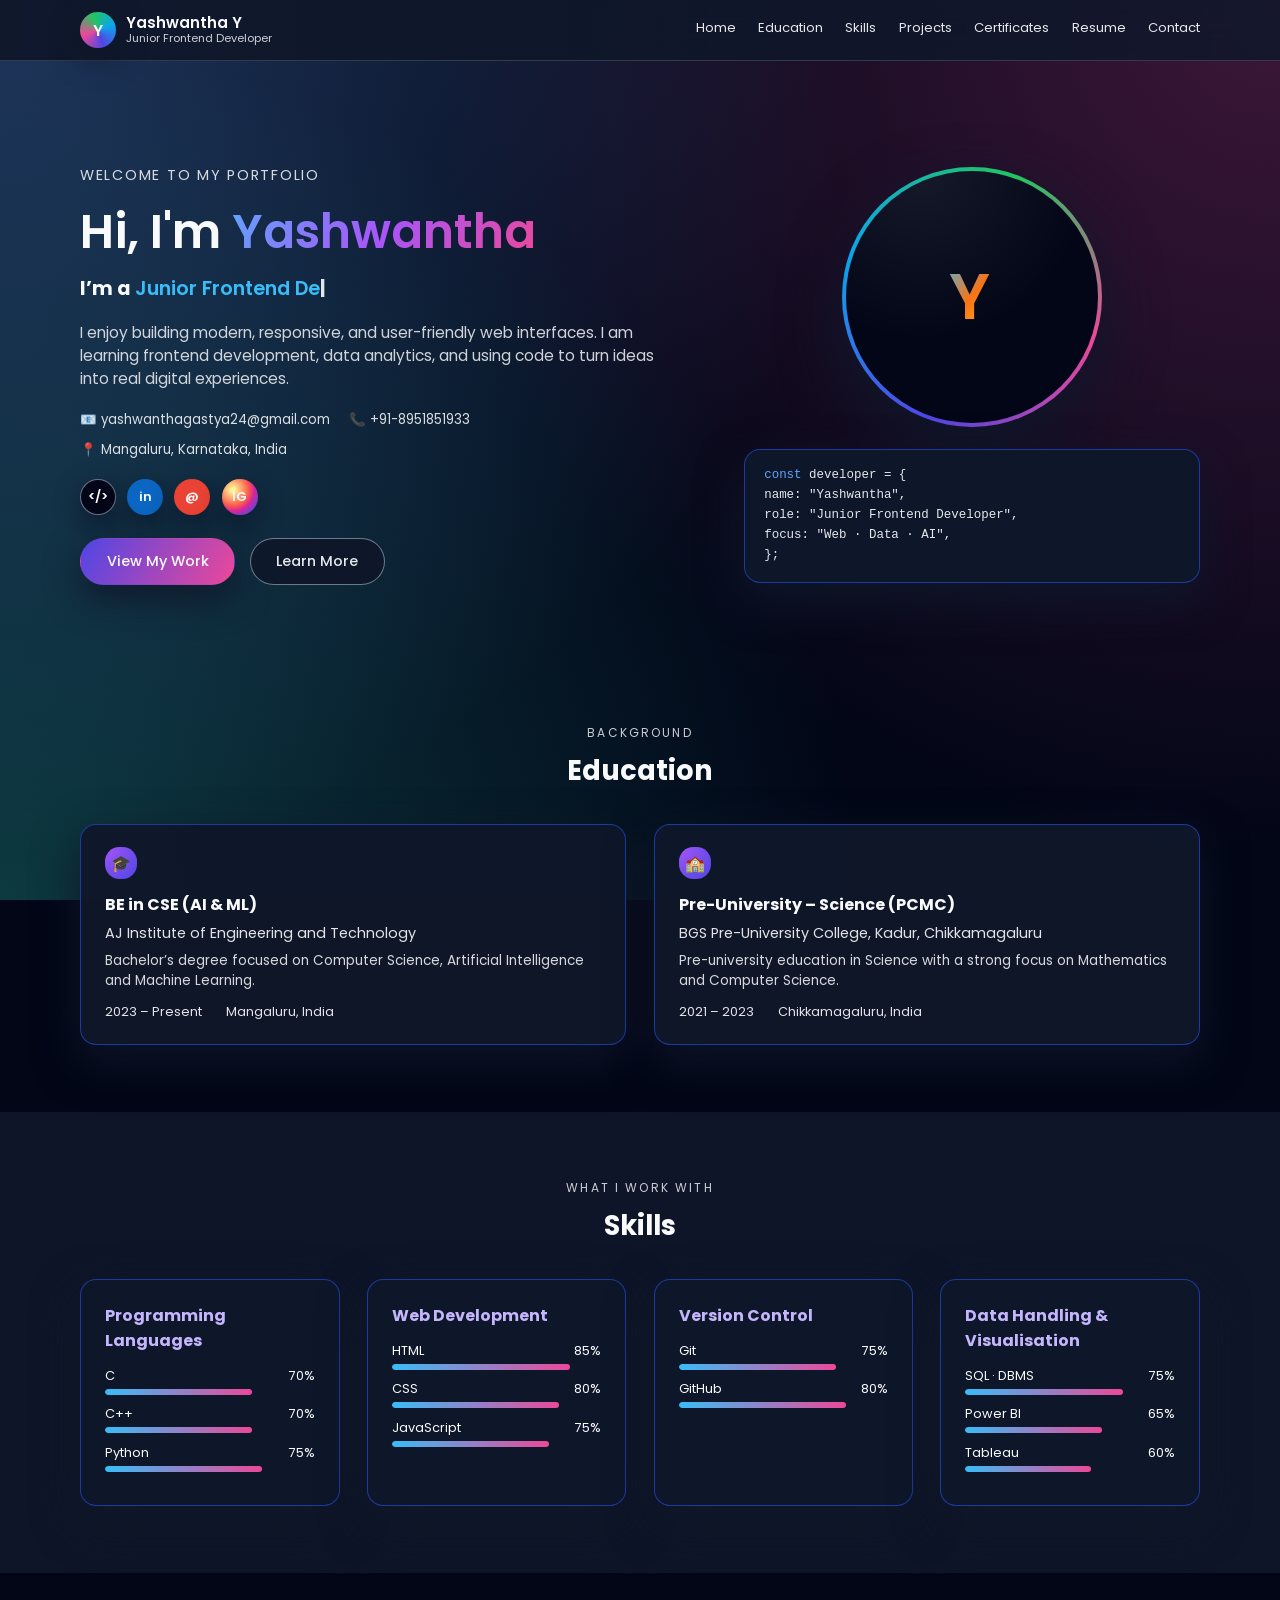
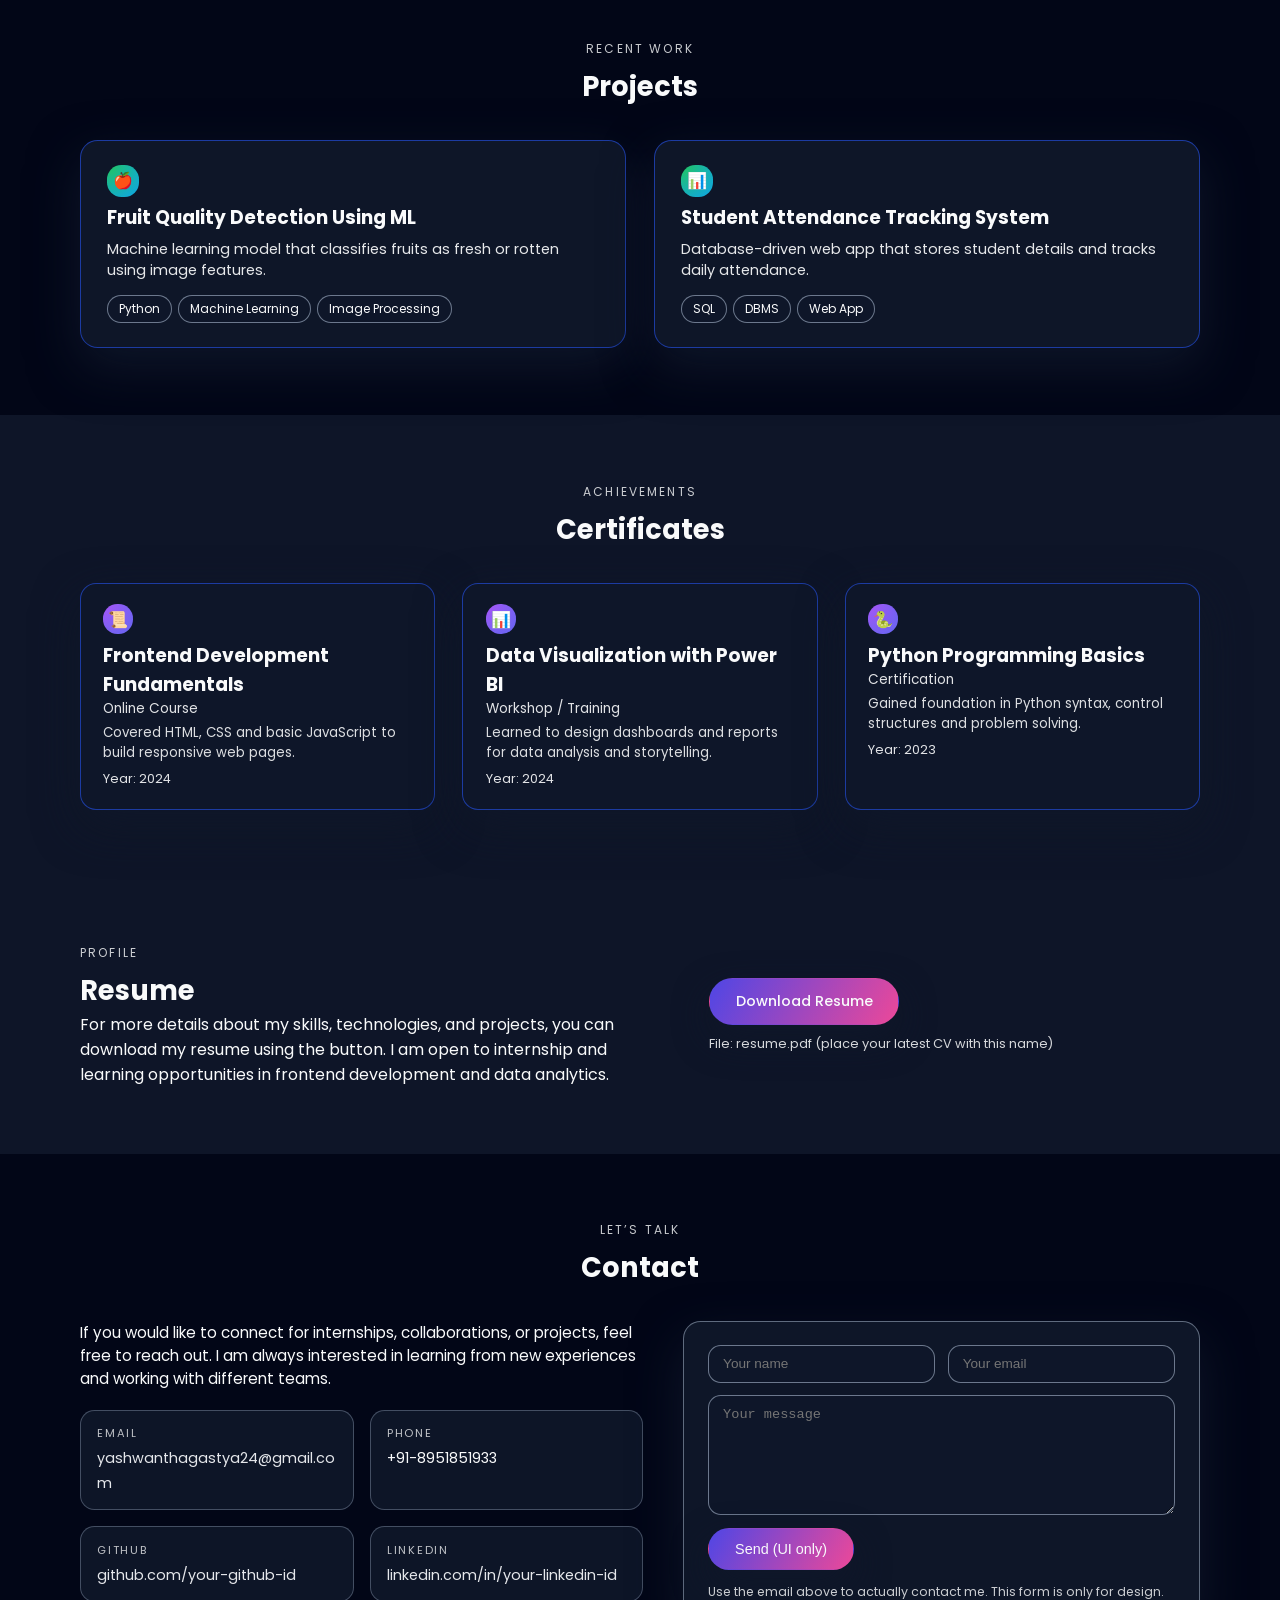
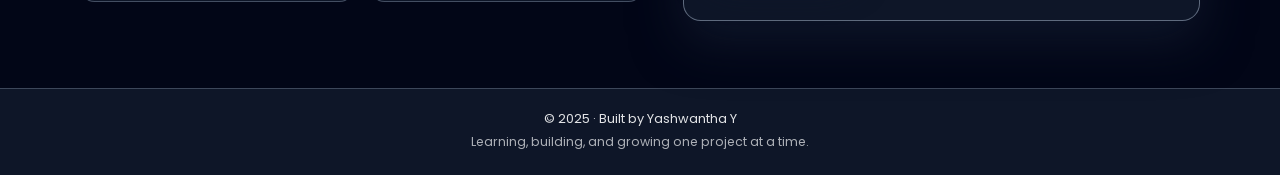
<file: Task1 - 1 Portfolio/index.html>
<!DOCTYPE html>
<html lang="en">
<head>
  <meta charset="UTF-8">
  <title>Yashwantha Y | Portfolio</title>
  <meta name="viewport" content="width=device-width, initial-scale=1.0">
  <link href="https://fonts.googleapis.com/css2?family=Poppins:wght@300;400;500;600;700&display=swap" rel="stylesheet">
  <link rel="stylesheet" href="style.css">
</head>
<body>

<div class="page-bg"></div>

<header class="site-header">
  <div class="container header-inner">
    <div class="brand">
      <div class="brand-mark">Y</div>
      <div class="brand-text">
        <span class="brand-name">Yashwantha Y</span>
        <span class="brand-role">Junior Frontend Developer</span>
      </div>
    </div>
    <nav class="nav-links">
      <a href="#home">Home</a>
      <a href="#education">Education</a>
      <a href="#skills">Skills</a>
      <a href="#projects">Projects</a>
      <a href="#certificates">Certificates</a>
      <a href="#resume">Resume</a>
      <a href="#contact">Contact</a>
    </nav>
  </div>
</header>

<main>
  <!-- HERO -->
  <section id="home" class="hero">
    <div class="container hero-grid">
      <div class="hero-text reveal-left">
        <p class="hero-hello">Welcome to my portfolio</p>
        <h1 class="hero-name">Hi, I'm <span class="gradient-name">Yashwantha</span></h1>
        <h2 class="hero-role">
          I’m a <span id="typing-text"></span><span class="cursor">|</span>
        </h2>
        <p class="hero-subtitle">
          I enjoy building modern, responsive, and user-friendly web interfaces. I am learning
          frontend development, data analytics, and using code to turn ideas into real digital experiences.
        </p>
        <div class="hero-contacts">
          <span>📧 yashwanthagastya24@gmail.com</span>
          <span>📞 +91-8951851933</span>
          <span>📍 Mangaluru, Karnataka, India</span>
        </div>
        <div class="hero-socials">
          <a href="" target="_blank" class="social-icon github">
            <span>&lt;/&gt;</span>
          </a>
          <a href="" target="_blank" class="social-icon linkedin">
            <span>in</span>
          </a>
          <a href="mailto:your-email@example.com" class="social-icon mail">
            <span>@</span>
          </a>
          <a href="https://www.instagram.com/your-instagram-id" target="_blank" class="social-icon insta">
            <span>IG</span>
          </a>
        </div>
        <div class="hero-actions">
          <a href="#projects" class="btn primary">View My Work</a>
          <a href="#education" class="btn ghost">Learn More</a>
        </div>
      </div>
      <div class="hero-profile reveal-right">
        <div class="profile-ring">
          <div class="profile-inner">
            <span class="profile-initial">Y</span>
          </div>
        </div>
        <div class="code-card">
          <p><span class="code-keyword">const</span> developer = {</p>
          <p>  name: "Yashwantha",</p>
          <p>  role: "Junior Frontend Developer",</p>
          <p>  focus: "Web · Data · AI",</p>
          <p>};</p>
        </div>
      </div>
    </div>
  </section>

  <!-- EDUCATION -->
  <section id="education" class="section">
    <div class="container section-inner">
      <div class="section-heading center reveal-up">
        <span class="section-kicker">Background</span>
        <h2>Education</h2>
      </div>
      <div class="edu-grid">
        <article class="edu-card reveal-up">
          <div class="edu-icon">🎓</div>
          <h3>BE in CSE (AI & ML)</h3>
          <p class="edu-school">AJ Institute of Engineering and Technology</p>
          <p class="edu-detail">Bachelor’s degree focused on Computer Science, Artificial Intelligence and Machine Learning.</p>
          <div class="edu-meta">
            <span>2023 – Present</span>
            <span>Mangaluru, India</span>
          </div>
        </article>

        <article class="edu-card reveal-up">
          <div class="edu-icon">🏫</div>
          <h3>Pre-University – Science (PCMC)</h3>
          <p class="edu-school">BGS Pre-University College, Kadur, Chikkamagaluru</p>
          <p class="edu-detail">Pre-university education in Science with a strong focus on Mathematics and Computer Science.</p>
          <div class="edu-meta">
            <span>2021 – 2023</span>
            <span>Chikkamagaluru, India</span>
          </div>
        </article>
      </div>
    </div>
  </section>

  <!-- SKILLS -->
  <section id="skills" class="section section-alt">
    <div class="container section-inner">
      <div class="section-heading center reveal-up">
        <span class="section-kicker">What I work with</span>
        <h2>Skills</h2>
      </div>

      <div class="skills-grid">
        <article class="skill-card reveal-up">
          <h3>Programming Languages</h3>
          <div class="skill-row">
            <span>C</span><span>70%</span>
          </div>
          <div class="skill-bar"><div class="skill-fill" data-width="70"></div></div>

          <div class="skill-row">
            <span>C++</span><span>70%</span>
          </div>
          <div class="skill-bar"><div class="skill-fill" data-width="70"></div></div>

          <div class="skill-row">
            <span>Python</span><span>75%</span>
          </div>
          <div class="skill-bar"><div class="skill-fill" data-width="75"></div></div>
        </article>

        <article class="skill-card reveal-up">
          <h3>Web Development</h3>
          <div class="skill-row">
            <span>HTML</span><span>85%</span>
          </div>
          <div class="skill-bar"><div class="skill-fill" data-width="85"></div></div>

          <div class="skill-row">
            <span>CSS</span><span>80%</span>
          </div>
          <div class="skill-bar"><div class="skill-fill" data-width="80"></div></div>

          <div class="skill-row">
            <span>JavaScript</span><span>75%</span>
          </div>
          <div class="skill-bar"><div class="skill-fill" data-width="75"></div></div>
        </article>

        <article class="skill-card reveal-up">
          <h3>Version Control</h3>
          <div class="skill-row">
            <span>Git</span><span>75%</span>
          </div>
          <div class="skill-bar"><div class="skill-fill" data-width="75"></div></div>

          <div class="skill-row">
            <span>GitHub</span><span>80%</span>
          </div>
          <div class="skill-bar"><div class="skill-fill" data-width="80"></div></div>
        </article>

        <article class="skill-card reveal-up">
          <h3>Data Handling & Visualisation</h3>
          <div class="skill-row">
            <span>SQL · DBMS</span><span>75%</span>
          </div>
          <div class="skill-bar"><div class="skill-fill" data-width="75"></div></div>

          <div class="skill-row">
            <span>Power BI</span><span>65%</span>
          </div>
          <div class="skill-bar"><div class="skill-fill" data-width="65"></div></div>

          <div class="skill-row">
            <span>Tableau</span><span>60%</span>
          </div>
          <div class="skill-bar"><div class="skill-fill" data-width="60"></div></div>
        </article>
      </div>
    </div>
  </section>

  <!-- PROJECTS -->
  <section id="projects" class="section">
    <div class="container section-inner">
      <div class="section-heading center reveal-up">
        <span class="section-kicker">Recent work</span>
        <h2>Projects</h2>
      </div>

      <div class="projects-grid">
        <article class="project-card reveal-up">
          <div class="project-icon">🍎</div>
          <h3>Fruit Quality Detection Using ML</h3>

          <p class="project-text">
            Machine learning model that classifies fruits as fresh or rotten using image features.
          </p>

          <div class="project-extra">
            <p class="project-text">
              The system pre-processes fruit images, extracts important features and uses a trained
              model to predict quality. It can help automate quality checking in shops and warehouses.
            </p>
            <ul class="project-points">
              <li>Image pre-processing and feature extraction</li>
              <li>Classification model trained on labelled fruit dataset</li>
              <li>Simple interface to upload and check fruit quality</li>
            </ul>
          </div>

          <div class="project-tags">
            <span>Python</span>
            <span>Machine Learning</span>
            <span>Image Processing</span>
          </div>
        </article>

        <article class="project-card reveal-up">
          <div class="project-icon">📊</div>
          <h3>Student Attendance Tracking System</h3>

          <p class="project-text">
            Database-driven web app that stores student details and tracks daily attendance.
          </p>

          <div class="project-extra">
            <p class="project-text">
              Designed using DBMS concepts and SQL queries to manage classes, subjects and attendance
              records with simple views for teachers.
            </p>
            <ul class="project-points">
              <li>Relational tables for students, classes and subjects</li>
              <li>Mark, update and view attendance for each day</li>
              <li>Basic reports for attendance percentage</li>
            </ul>
          </div>

          <div class="project-tags">
            <span>SQL</span>
            <span>DBMS</span>
            <span>Web App</span>
          </div>
        </article>
      </div>
    </div>
  </section>

  <!-- CERTIFICATES -->
  <section id="certificates" class="section section-alt">
    <div class="container section-inner">
      <div class="section-heading center reveal-up">
        <span class="section-kicker">Achievements</span>
        <h2>Certificates</h2>
      </div>

      <div class="cert-grid">
        <article class="cert-card reveal-up">
          <div class="cert-icon">📜</div>
          <h3>Frontend Development Fundamentals</h3>
          <p class="cert-org">Online Course</p>
          <p class="cert-desc">
            Covered HTML, CSS and basic JavaScript to build responsive web pages.
          </p>
          <div class="cert-meta">
            <span>Year: 2024</span>
          </div>
        </article>

        <article class="cert-card reveal-up">
          <div class="cert-icon">📊</div>
          <h3>Data Visualization with Power BI</h3>
          <p class="cert-org">Workshop / Training</p>
          <p class="cert-desc">
            Learned to design dashboards and reports for data analysis and storytelling.
          </p>
          <div class="cert-meta">
            <span>Year: 2024</span>
          </div>
        </article>

        <article class="cert-card reveal-up">
          <div class="cert-icon">🐍</div>
          <h3>Python Programming Basics</h3>
          <p class="cert-org">Certification</p>
          <p class="cert-desc">
            Gained foundation in Python syntax, control structures and problem solving.
          </p>
          <div class="cert-meta">
            <span>Year: 2023</span>
          </div>
        </article>
      </div>
    </div>
  </section>

  <!-- RESUME -->
  <section id="resume" class="section section-alt">
    <div class="container section-inner resume-box reveal-up">
      <div>
        <div class="section-heading">
          <span class="section-kicker">Profile</span>
          <h2>Resume</h2>
        </div>
        <p>
          For more details about my skills, technologies, and projects, you can download
          my resume using the button. I am open to internship and learning opportunities
          in frontend development and data analytics.
        </p>
      </div>
      <div class="resume-action">
        <a href="resume.pdf" class="btn primary">Download Resume</a>
        <span class="resume-note">File: resume.pdf (place your latest CV with this name)</span>
      </div>
    </div>
  </section>

  <!-- CONTACT -->
  <section id="contact" class="section">
    <div class="container section-inner">
      <div class="section-heading center reveal-up">
        <span class="section-kicker">Let’s talk</span>
        <h2>Contact</h2>
      </div>

      <div class="contact-grid">
        <div class="contact-info reveal-left">
          <p>
            If you would like to connect for internships, collaborations, or projects,
            feel free to reach out. I am always interested in learning from new experiences
            and working with different teams.
          </p>
          <div class="contact-list">
            <div class="contact-item">
              <span class="info-label">Email</span>
              <a href="mailto:your-email@example.com" class="info-value">yashwanthagastya24@gmail.com</a>
            </div>
            <div class="contact-item">
              <span class="info-label">Phone</span>
              <span class="info-value">+91-8951851933</span>
            </div>
            <div class="contact-item">
              <span class="info-label">GitHub</span>
              <a href="https://github.com/YashwanthaY" target="_blank" class="info-value">
                github.com/your-github-id
              </a>
            </div>
            <div class="contact-item">
              <span class="info-label">LinkedIn</span>
              <a href="https://www.linkedin.com/in/yashwanth-agastya-9844-/" target="_blank" class="info-value">
                linkedin.com/in/your-linkedin-id
              </a>
            </div>
          </div>
        </div>

        <form class="contact-form reveal-right">
          <div class="form-row">
            <input type="text" placeholder="Your name">
            <input type="email" placeholder="Your email">
          </div>
          <textarea rows="4" placeholder="Your message"></textarea>
          <button type="button" class="btn primary form-btn">Send (UI only)</button>
          <p class="form-note">Use the email above to actually contact me. This form is only for design.</p>
        </form>
      </div>
    </div>
  </section>
</main>

<footer class="site-footer">
  <div class="container footer-inner">
    <span>© 2025 · Built by Yashwantha Y</span>
    <span class="footer-tagline">Learning, building, and growing one project at a time.</span>
  </div>
</footer>

<!-- Certificates modal (opened when clicking "Certificates" in the nav) -->
<div id="cert-modal" class="cert-modal hidden" aria-hidden="true">
  <div class="cert-modal-backdrop" id="cert-modal-backdrop"></div>
  <div class="cert-modal-content" role="dialog" aria-modal="true" aria-labelledby="cert-modal-title">
    <button class="cert-modal-close" id="cert-modal-close" aria-label="Close certificates">×</button>
    <div class="section-heading center">
      <h2 id="cert-modal-title">Certificates</h2>
      <p class="cert-modal-sub">Click a certificate to view details</p>
    </div>
    <div class="cert-modal-grid" id="cert-modal-grid"></div>
  </div>
</div>

<script>
  const observer = new IntersectionObserver(
    (entries, ob) => {
      entries.forEach(entry => {
        if (entry.isIntersecting) {
          if (
            entry.target.classList.contains("reveal-up") ||
            entry.target.classList.contains("reveal-left") ||
            entry.target.classList.contains("reveal-right")
          ) {
            entry.target.classList.add("in-view");
          }
          if (entry.target.classList.contains("skill-fill")) {
            const w = entry.target.dataset.width || "0";
            entry.target.style.width = w + "%";
          }
          ob.unobserve(entry.target);
        }
      });
    },
    { threshold: 0.15 }
  );

  document
    .querySelectorAll(".reveal-up, .reveal-left, .reveal-right, .skill-fill")
    .forEach(el => observer.observe(el));

  const roles = [
    "Junior Frontend Developer",
    "Data Analytics Learner",
    "C++ Programmer",
    "GitHub Enthusiast"
  ];

  const typingSpan = document.getElementById("typing-text");
  const cursor = document.querySelector(".cursor");
  let roleIndex = 0;
  let charIndex = 0;
  let deleting = false;

  function typeEffect() {
    const current = roles[roleIndex];
    if (!deleting) {
      typingSpan.textContent = current.substring(0, charIndex + 1);
      charIndex++;
      if (charIndex === current.length) {
        deleting = true;
        setTimeout(typeEffect, 1200);
        return;
      }
    } else {
      typingSpan.textContent = current.substring(0, charIndex - 1);
      charIndex--;
      if (charIndex === 0) {
        deleting = false;
        roleIndex = (roleIndex + 1) % roles.length;
      }
    }
    const delay = deleting ? 60 : 110;
    setTimeout(typeEffect, delay);
  }

  if (typingSpan && cursor) {
    typeEffect();
  }

  // Certificates modal: open modal when nav link is clicked
  (function() {
    const navCert = document.querySelector('a[href="#certificates"]');
    const modal = document.getElementById('cert-modal');
    const modalGrid = document.getElementById('cert-modal-grid');
    const closeBtn = document.getElementById('cert-modal-close');
    const backdrop = document.getElementById('cert-modal-backdrop');

    function openModal(e) {
      if (e) e.preventDefault();
      const pageGrid = document.querySelector('.cert-grid');
      if (!pageGrid) return;
      // clone the certificate cards into the modal
      modalGrid.innerHTML = pageGrid.innerHTML;
      modal.classList.remove('hidden');
      modal.setAttribute('aria-hidden', 'false');
      // focus the close button for keyboard users
      closeBtn.focus();
    }

    function closeModal() {
      modal.classList.add('hidden');
      modal.setAttribute('aria-hidden', 'true');
      modalGrid.innerHTML = '';
    }

    if (navCert) navCert.addEventListener('click', openModal);
    if (closeBtn) closeBtn.addEventListener('click', closeModal);
    if (backdrop) backdrop.addEventListener('click', closeModal);

    // close on Escape
    document.addEventListener('keydown', (ev) => {
      if (ev.key === 'Escape' && modal && !modal.classList.contains('hidden')) closeModal();
    });

    // allow clicking a cert-card inside modal to expand detail (simple toggle)
    modalGrid.addEventListener('click', (ev) => {
      const card = ev.target.closest('.cert-card');
      if (!card) return;
      card.classList.toggle('cert-expanded');
    });
  })();
</script>

</body>
</html>
</file>
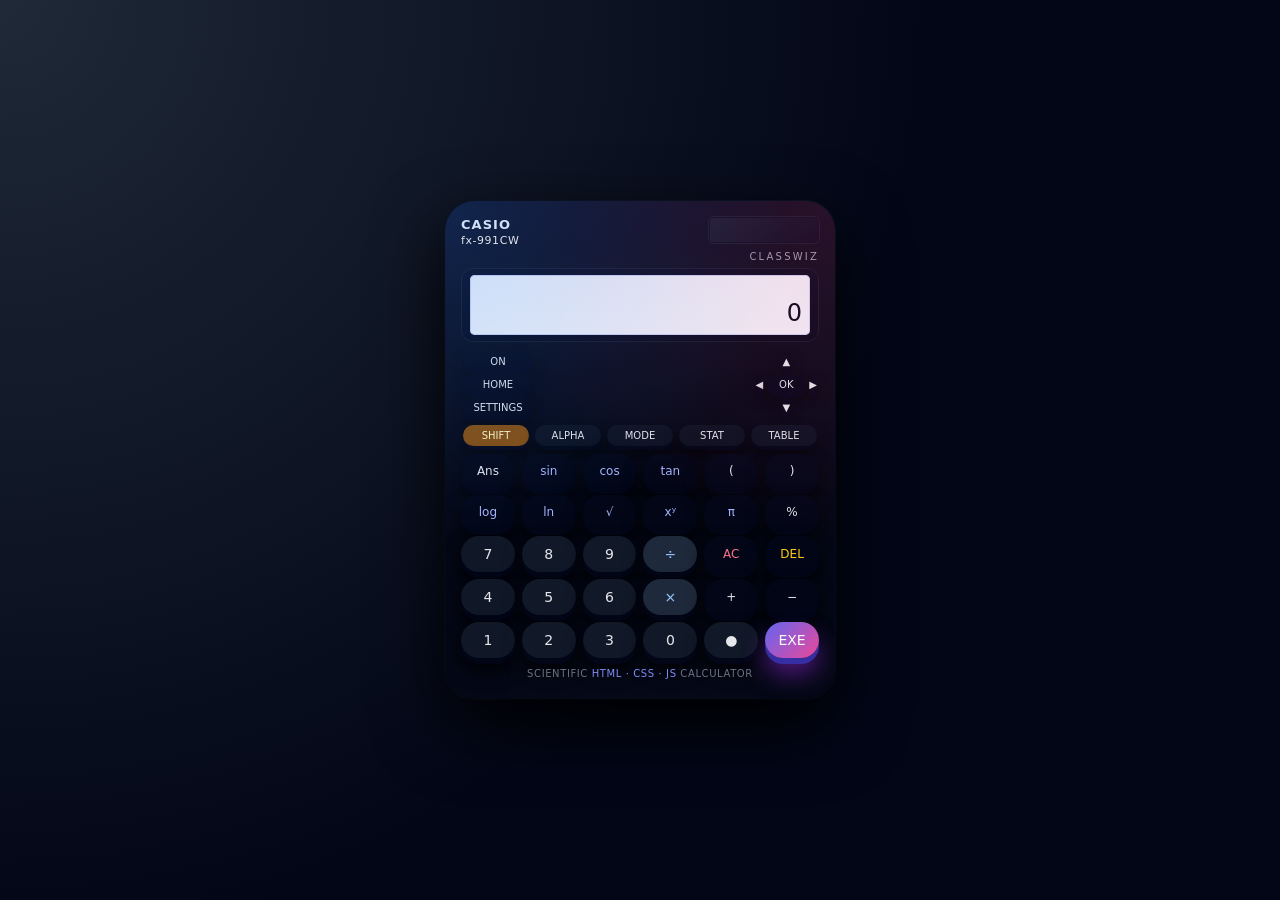
<file: Task1 - 3 Calculater/index.html>
<!DOCTYPE html>
<html lang="en">
<head>
  <meta charset="UTF-8">
  <title>fx-991CW | Classwiz Scientific Calculator</title>
  <meta name="viewport" content="width=device-width, initial-scale=1.0">
  <link rel="stylesheet" href="style.css">
  <script src="script.js" defer></script>
</head>
<body>

<div class="calc-shell">
  <!-- top brand + solar like the real device -->
  <header class="top-bar">
    <div class="brand-block">
      <div class="brand-line-1">CASIO</div>
      <div class="brand-line-2">fx-991CW</div>
    </div>
    <div class="solar-panel"></div>
  </header>

  <div class="classwiz-label">CLASSWIZ</div>

  <!-- display area -->
  <section class="display-wrapper">
    <div class="display-screen" aria-live="polite">
      <div class="display-history" id="history"></div>
      <div class="display-main" id="display">0</div>
    </div>
  </section>

  <!-- nav + system keys section (small top keys like ON, SHIFT, arrows, etc.) -->
  <section class="nav-section">
    <div class="nav-row">
      <button class="nav-key" data-action="ac">ON</button>
      <button class="nav-key">HOME</button>
      <button class="nav-key">SETTINGS</button>
    </div>
    <div class="nav-arrow-cluster">
      <button class="nav-key arrow-key">▲</button>
      <div class="nav-middle">
        <button class="nav-key arrow-key">◀</button>
        <button class="nav-key ok-key">OK</button>
        <button class="nav-key arrow-key">▶</button>
      </div>
      <button class="nav-key arrow-key">▼</button>
    </div>
  </section>

  <!-- shift / function row (non-scientific controls) -->
  <section class="mode-row">
    <button class="mode-key shift-key">SHIFT</button>
    <button class="mode-key">ALPHA</button>
    <button class="mode-key">MODE</button>
    <button class="mode-key">STAT</button>
    <button class="mode-key">TABLE</button>
  </section>

  <!-- main keypad laid out similar to fx-991CW bottom area -->
  <main class="key-grid" aria-label="Scientific calculator keypad">

    <!-- scientific & memory row -->
    <button class="key func" data-action="ans">Ans</button>
    <button class="key sci" data-token="sin(">sin</button>
    <button class="key sci" data-token="cos(">cos</button>
    <button class="key sci" data-token="tan(">tan</button>
    <button class="key func" data-token="(">(</button>
    <button class="key func" data-token=")">)</button>

    <!-- second scientific row -->
    <button class="key sci" data-token="log(">log</button>
    <button class="key sci" data-token="ln(">ln</button>
    <button class="key sci" data-token="sqrt(">√</button>
    <button class="key sci" data-token="^">xʸ</button>
    <button class="key sci" data-token="π">π</button>
    <button class="key func" data-token="%">%</button>

    <!-- number / operator block similar to Casio layout -->
    <button class="key num" data-token="7">7</button>
    <button class="key num" data-token="8">8</button>
    <button class="key num" data-token="9">9</button>
    <button class="key operator" data-token="÷">÷</button>
    <button class="key func ac" data-action="ac">AC</button>
    <button class="key func del" data-action="del">DEL</button>

    <button class="key num" data-token="4">4</button>
    <button class="key num" data-token="5">5</button>
    <button class="key num" data-token="6">6</button>
    <button class="key operator" data-token="×">×</button>
    <button class="key func" data-token="+">+</button>
    <button class="key func" data-token="-">−</button>

    <button class="key num" data-token="1">1</button>
    <button class="key num" data-token="2">2</button>
    <button class="key num" data-token="3">3</button>
    <button class="key num" data-token="0">0</button>
    <button class="key num" data-token=".">●</button>
    <button class="key equals" data-action="equals">EXE</button>
  </main>

  <p class="footer-strip">
    SCIENTIFIC <span>HTML · CSS · JS</span> CALCULATOR
  </p>

  <span id="live-region" class="hidden-accessible" aria-live="polite"></span>
</div>

</body>
</html>
</file>
<file: Task1 - 1 Portfolio/style.css>
/* ... keep everything you already have ... */
/* Below is the COMPLETE updated CSS so you can just replace the file */

* {
  margin: 0;
  padding: 0;
  box-sizing: border-box;
}

html {
  scroll-behavior: smooth;
}

body {
  font-family: "Poppins", system-ui, -apple-system, BlinkMacSystemFont, "Segoe UI", sans-serif;
  color: #f9fafb;
  background: #020617;
  min-height: 100vh;
  position: relative;
}

.page-bg {
  position: fixed;
  inset: 0;
  background:
    radial-gradient(circle at 0% 0%, rgba(96, 165, 250, 0.3), transparent 55%),
    radial-gradient(circle at 100% 0%, rgba(236, 72, 153, 0.25), transparent 55%),
    radial-gradient(circle at 0% 100%, rgba(45, 212, 191, 0.25), transparent 55%),
    linear-gradient(135deg, #020617, #020617);
  z-index: -2;
}

/* HEADER */

.site-header {
  position: sticky;
  top: 0;
  z-index: 30;
  backdrop-filter: blur(16px);
  background: linear-gradient(to right, rgba(15, 23, 42, 0.96), rgba(15, 23, 42, 0.85));
  border-bottom: 1px solid rgba(148, 163, 184, 0.25);
}

.container {
  width: min(1120px, 92%);
  margin: 0 auto;
}

.header-inner {
  display: flex;
  align-items: center;
  justify-content: space-between;
  padding: 0.75rem 0;
}

.brand {
  display: flex;
  align-items: center;
  gap: 0.6rem;
}

.brand-mark {
  width: 36px;
  height: 36px;
  border-radius: 999px;
  background: conic-gradient(from 160deg, #4f46e5, #ec4899, #22c55e, #0ea5e9, #4f46e5);
  display: flex;
  align-items: center;
  justify-content: center;
  font-weight: 600;
  color: #f9fafb;
  box-shadow: 0 10px 30px rgba(15, 23, 42, 0.9);
}

.brand-text {
  display: flex;
  flex-direction: column;
  line-height: 1.1;
}

.brand-name {
  font-size: 0.95rem;
  font-weight: 600;
}

.brand-role {
  font-size: 0.7rem;
  opacity: 0.8;
}

.nav-links {
  display: flex;
  gap: 1.4rem;
  font-size: 0.82rem;
}

.nav-links a {
  text-decoration: none;
  color: #e5e7eb;
  position: relative;
  padding-bottom: 0.2rem;
}

.nav-links a::after {
  content: "";
  position: absolute;
  left: 0;
  bottom: 0;
  width: 0%;
  height: 2px;
  border-radius: 999px;
  background: linear-gradient(90deg, #38bdf8, #ec4899);
  transition: width 0.2s ease;
}

.nav-links a:hover::after {
  width: 100%;
}

/* HERO */

.hero {
  padding: 6.5rem 0 4.5rem;
}

.hero-grid {
  display: grid;
  grid-template-columns: minmax(0, 3.2fr) minmax(0, 2.4fr);
  gap: 3.5rem;
  align-items: center;
}

.hero-hello {
  font-size: 0.9rem;
  letter-spacing: 0.12em;
  text-transform: uppercase;
  opacity: 0.85;
  margin-bottom: 0.6rem;
}

.hero-name {
  font-size: clamp(2.4rem, 3.7vw, 3.2rem);
  font-weight: 600;
  margin-bottom: 0.4rem;
}

.gradient-name {
  background: linear-gradient(120deg, #60a5fa, #a855f7, #ec4899);
  -webkit-background-clip: text;
  color: transparent;
}

.hero-role {
  font-size: 1.2rem;
  margin-bottom: 1.1rem;
}

.hero-role span#typing-text {
  font-weight: 600;
  color: #38bdf8;
}

.cursor {
  display: inline-block;
  width: 1ch;
  animation: blink 0.8s infinite;
  color: #e5e7eb;
}

.hero-subtitle {
  font-size: 0.97rem;
  max-width: 36rem;
  color: #e5e7eb;
  opacity: 0.9;
  margin-bottom: 1.3rem;
}

.hero-contacts {
  display: flex;
  flex-wrap: wrap;
  gap: 0.6rem 1.2rem;
  font-size: 0.83rem;
  opacity: 0.87;
  margin-bottom: 1.2rem;
}

.hero-socials {
  display: flex;
  align-items: center;
  gap: 0.7rem;
  margin-bottom: 1.4rem;
}

.social-icon {
  width: 36px;
  height: 36px;
  border-radius: 999px;
  display: inline-flex;
  align-items: center;
  justify-content: center;
  font-size: 0.8rem;
  font-weight: 600;
  text-decoration: none;
  color: #0b1120;
  background: #f9fafb;
  box-shadow: 0 10px 25px rgba(15, 23, 42, 0.8);
  transition: transform 0.18s ease, box-shadow 0.18s ease;
}

.social-icon.github {
  background: #020617;
  color: #f9fafb;
  border: 1px solid rgba(148, 163, 184, 0.7);
}

.social-icon.linkedin {
  background: #0a66c2;
  color: #f9fafb;
}

.social-icon.mail {
  background: #ea4335;
  color: #f9fafb;
}

.social-icon.insta {
  background: radial-gradient(circle at 30% 30%, #fdf497 0, #fdf497 5%, #fd5949 45%, #d6249f 60%, #285aeb 90%);
  color: #f9fafb;
}

.social-icon:hover {
  transform: translateY(-3px);
  box-shadow: 0 16px 40px rgba(15, 23, 42, 0.95);
}

.hero-actions {
  display: flex;
  flex-wrap: wrap;
  gap: 0.9rem;
}

.btn {
  display: inline-flex;
  align-items: center;
  justify-content: center;
  padding: 0.75rem 1.6rem;
  font-size: 0.9rem;
  font-weight: 500;
  border-radius: 999px;
  border: 1px solid transparent;
  text-decoration: none;
  cursor: pointer;
  transition: transform 0.18s ease, box-shadow 0.18s ease, background 0.18s ease, color 0.18s ease, border-color 0.18s ease;
}

.btn.primary {
  background: linear-gradient(120deg, #4f46e5, #ec4899);
  color: #f9fafb;
  box-shadow: 0 14px 35px rgba(15, 23, 42, 0.9);
}

.btn.primary:hover {
  transform: translateY(-1px) scale(1.01);
  box-shadow: 0 18px 50px rgba(15, 23, 42, 0.95);
}

.btn.ghost {
  background: rgba(15, 23, 42, 0.9);
  color: #e5e7eb;
  border-color: rgba(148, 163, 184, 0.7);
}

.btn.ghost:hover {
  background: rgba(15, 23, 42, 1);
  border-color: #38bdf8;
}

.hero-profile {
  display: flex;
  flex-direction: column;
  align-items: center;
  gap: 1.4rem;
}

.profile-ring {
  width: 260px;
  height: 260px;
  border-radius: 999px;
  padding: 4px;
  background: conic-gradient(from 200deg, #4f46e5, #0ea5e9, #22c55e, #ec4899, #4f46e5);
  display: flex;
  align-items: center;
  justify-content: center;
  box-shadow: 0 24px 60px rgba(15, 23, 42, 0.95);
  animation: spin 22s linear infinite;
}

.profile-inner {
  width: 100%;
  height: 100%;
  border-radius: inherit;
  background: radial-gradient(circle at 30% 0%, rgba(248, 250, 252, 0.08), transparent 55%), #020617;
  display: flex;
  align-items: center;
  justify-content: center;
  animation: float 4s ease-in-out infinite;
}

.profile-initial {
  font-size: 4rem;
  font-weight: 600;
  letter-spacing: 0.08em;
  background: linear-gradient(130deg, #38bdf8, #f97316, #facc15);
  -webkit-background-clip: text;
  color: transparent;
}

.code-card {
  width: 100%;
  border-radius: 1rem;
  padding: 1rem 1.2rem;
  background: rgba(15, 23, 42, 0.98);
  border: 1px solid rgba(30, 64, 175, 0.9);
  font-family: "JetBrains Mono", ui-monospace, SFMono-Regular, Menlo, Monaco, Consolas, "Liberation Mono", "Courier New", monospace;
  font-size: 0.78rem;
  color: #e5e7eb;
  box-shadow: 0 18px 45px rgba(15, 23, 42, 0.95);
}

.code-card p {
  line-height: 1.6;
}

.code-keyword {
  color: #60a5fa;
}

/* SECTIONS */

.section {
  padding: 4.2rem 0;
}

.section-alt {
  background: rgba(15, 23, 42, 0.95);
}

.section-inner {
  display: flex;
  flex-direction: column;
  gap: 2rem;
}

.section-heading {
  display: flex;
  flex-direction: column;
  gap: 0.5rem;
}

.section-heading.center {
  align-items: center;
  text-align: center;
}

.section-kicker {
  font-size: 0.75rem;
  text-transform: uppercase;
  letter-spacing: 0.18em;
  opacity: 0.8;
}

.section-heading h2 {
  font-size: 1.7rem;
}

/* EDUCATION */

.edu-grid {
  display: grid;
  grid-template-columns: repeat(auto-fit, minmax(260px, 1fr));
  gap: 1.8rem;
}

.edu-card {
  background: rgba(15, 23, 42, 0.96);
  border-radius: 1rem;
  padding: 1.4rem 1.5rem;
  border: 1px solid rgba(30, 64, 175, 0.9);
  box-shadow: 0 16px 45px rgba(15, 23, 42, 0.9);
  display: flex;
  flex-direction: column;
  gap: 0.4rem;
  transition: transform 0.18s ease, box-shadow 0.18s ease;
}

.edu-card:hover {
  transform: translateY(-6px);
  box-shadow: 0 20px 55px rgba(15, 23, 42, 1);
}

.edu-icon {
  width: 32px;
  height: 32px;
  border-radius: 0.9rem;
  background: radial-gradient(circle at 0 0, #a855f7, #4f46e5);
  display: flex;
  align-items: center;
  justify-content: center;
  margin-bottom: 0.4rem;
}

.edu-card h3 {
  font-size: 1rem;
}

.edu-school {
  font-size: 0.9rem;
  opacity: 0.9;
}

.edu-detail {
  font-size: 0.85rem;
  opacity: 0.85;
}

.edu-meta {
  display: flex;
  flex-wrap: wrap;
  gap: 0.6rem 1.5rem;
  font-size: 0.8rem;
  opacity: 0.9;
  margin-top: 0.4rem;
}

/* SKILLS */

.skills-grid {
  display: grid;
  grid-template-columns: repeat(auto-fit, minmax(230px, 1fr));
  gap: 1.7rem;
}

.skill-card {
  background: rgba(15, 23, 42, 0.96);
  border-radius: 1rem;
  padding: 1.4rem 1.5rem;
  border: 1px solid rgba(30, 64, 175, 0.9);
  box-shadow: 0 16px 45px rgba(15, 23, 42, 0.9);
}

.skill-card h3 {
  font-size: 1rem;
  margin-bottom: 0.9rem;
  color: #c4b5fd;
}

.skill-row {
  display: flex;
  align-items: center;
  justify-content: space-between;
  font-size: 0.8rem;
  margin-bottom: 0.25rem;
}

.skill-bar {
  width: 100%;
  height: 6px;
  border-radius: 999px;
  background: rgba(15, 23, 42, 0.9);
  overflow: hidden;
  margin-bottom: 0.65rem;
}

.skill-fill {
  height: 100%;
  border-radius: inherit;
  background: linear-gradient(90deg, #38bdf8, #ec4899);
  width: 0;
  transition: width 0.8s ease-out;
}

/* PROJECTS */

.projects-grid {
  display: grid;
  grid-template-columns: repeat(auto-fit, minmax(260px, 1fr));
  gap: 1.8rem;
}

.project-card {
  background: rgba(15, 23, 42, 0.97);
  border-radius: 1.1rem;
  padding: 1.5rem 1.6rem;
  border: 1px solid rgba(30, 64, 175, 0.9);
  box-shadow: 0 18px 50px rgba(15, 23, 42, 0.95);
  transition: transform 0.25s ease, box-shadow 0.25s ease, border-color 0.25s ease;
  position: relative;
  overflow: hidden;
}

.project-card:hover {
  transform: translateY(-8px) scale(1.01);
  box-shadow: 0 22px 60px rgba(15, 23, 42, 1);
  border-color: rgba(96, 165, 250, 0.9);
}

.project-icon {
  width: 32px;
  height: 32px;
  border-radius: 0.9rem;
  background: radial-gradient(circle at 0 0, #22c55e, #0ea5e9);
  display: flex;
  align-items: center;
  justify-content: center;
  margin-bottom: 0.4rem;
}

.project-text {
  font-size: 0.9rem;
  opacity: 0.92;
  margin: 0.4rem 0 0.5rem;
}

.project-extra {
  max-height: 0;
  opacity: 0;
  overflow: hidden;
  transition: max-height 0.4s ease, opacity 0.4s ease;
}

.project-card:hover .project-extra {
  max-height: 260px;
  opacity: 1;
}

.project-points {
  list-style: disc;
  padding-left: 1.1rem;
  font-size: 0.82rem;
  opacity: 0.9;
  display: flex;
  flex-direction: column;
  gap: 0.15rem;
  margin-bottom: 0.6rem;
}

.project-tags {
  display: flex;
  flex-wrap: wrap;
  gap: 0.35rem;
  margin-top: 0.4rem;
}

.project-tags span {
  font-size: 0.75rem;
  padding: 0.25rem 0.7rem;
  border-radius: 999px;
  background: rgba(15, 23, 42, 0.9);
  border: 1px solid rgba(148, 163, 184, 0.7);
}

/* CERTIFICATES */

.cert-grid {
  display: grid;
  grid-template-columns: repeat(auto-fit, minmax(230px, 1fr));
  gap: 1.7rem;
}

.cert-card {
  background: rgba(15, 23, 42, 0.96);
  border-radius: 1rem;
  padding: 1.3rem 1.4rem;
  border: 1px solid rgba(30, 64, 175, 0.9);
  box-shadow: 0 16px 45px rgba(15, 23, 42, 0.9);
  transition: transform 0.2s ease, box-shadow 0.2s ease;
}

.cert-card:hover {
  transform: translateY(-6px);
  box-shadow: 0 20px 55px rgba(15, 23, 42, 1);
}

.cert-icon {
  width: 30px;
  height: 30px;
  border-radius: 0.9rem;
  background: radial-gradient(circle at 0 0, #a855f7, #6366f1);
  display: flex;
  align-items: center;
  justify-content: center;
  margin-bottom: 0.4rem;
}

.cert-org {
  font-size: 0.85rem;
  opacity: 0.9;
}

.cert-desc {
  font-size: 0.83rem;
  opacity: 0.88;
  margin: 0.3rem 0 0.4rem;
}

.cert-meta {
  font-size: 0.8rem;
  opacity: 0.9;
}

/* RESUME */

.resume-box {
  display: grid;
  grid-template-columns: minmax(0, 2.4fr) minmax(0, 2fr);
  gap: 2.5rem;
  align-items: center;
}

.resume-action {
  display: flex;
  flex-direction: column;
  align-items: flex-start;
  gap: 0.6rem;
}

.resume-note {
  font-size: 0.8rem;
  opacity: 0.85;
}

/* CONTACT */

.contact-grid {
  display: grid;
  grid-template-columns: minmax(0, 2.4fr) minmax(0, 2.2fr);
  gap: 2.5rem;
  align-items: flex-start;
}

.contact-info p {
  font-size: 0.95rem;
  margin-bottom: 1.2rem;
}

.contact-list {
  display: grid;
  grid-template-columns: repeat(auto-fit, minmax(190px, 1fr));
  gap: 1rem;
}

.contact-item {
  padding: 0.9rem 1rem;
  border-radius: 0.9rem;
  background: rgba(15, 23, 42, 0.92);
  border: 1px solid rgba(148, 163, 184, 0.4);
}

.info-label {
  display: block;
  font-size: 0.7rem;
  text-transform: uppercase;
  letter-spacing: 0.16em;
  opacity: 0.75;
  margin-bottom: 0.18rem;
}

.contact-item .info-value {
  font-size: 0.9rem;
  word-break: break-all;
}

.contact-item a {
  color: #e5e7eb;
  text-decoration: none;
}

.contact-item a:hover {
  text-decoration: underline;
}

.contact-form {
  padding: 1.4rem 1.5rem 1.2rem;
  border-radius: 1.1rem;
  background: rgba(15, 23, 42, 0.96);
  border: 1px solid rgba(148, 163, 184, 0.6);
  box-shadow: 0 20px 50px rgba(15, 23, 42, 0.95);
  display: flex;
  flex-direction: column;
  gap: 0.8rem;
}

.form-row {
  display: grid;
  grid-template-columns: repeat(auto-fit, minmax(150px, 1fr));
  gap: 0.8rem;
}

.contact-form input,
.contact-form textarea {
  width: 100%;
  border-radius: 0.8rem;
  border: 1px solid rgba(148, 163, 184, 0.7);
  background: rgba(15, 23, 42, 0.9);
  color: #f9fafb;
  font-size: 0.85rem;
  padding: 0.65rem 0.85rem;
  outline: none;
}

.contact-form input:focus,
.contact-form textarea:focus {
  border-color: #38bdf8;
}

.contact-form textarea {
  resize: vertical;
  min-height: 120px;
}

.form-btn {
  align-self: flex-start;
}

.form-note {
  font-size: 0.78rem;
  opacity: 0.8;
}

/* FOOTER */

.site-footer {
  border-top: 1px solid rgba(148, 163, 184, 0.35);
  background: rgba(15, 23, 42, 0.96);
  padding: 1.3rem 0 1.5rem;
}

.footer-inner {
  display: flex;
  flex-direction: column;
  gap: 0.3rem;
  align-items: center;
  font-size: 0.8rem;
  opacity: 0.9;
}

.footer-tagline {
  font-size: 0.78rem;
  opacity: 0.75;
}

/* REVEAL ANIMATIONS */

.reveal-up,
.reveal-left,
.reveal-right {
  opacity: 0;
  transition: opacity 0.6s ease-out, transform 0.6s ease-out;
}

.reveal-up {
  transform: translateY(28px);
}

.reveal-left {
  transform: translateX(-32px);
}

.reveal-right {
  transform: translateX(32px);
}

.reveal-up.in-view,
.reveal-left.in-view,
.reveal-right.in-view {
  opacity: 1;
  transform: translate(0, 0);
}

/* KEYFRAMES */

@keyframes float {
  0% { transform: translateY(0); }
  50% { transform: translateY(-10px); }
  100% { transform: translateY(0); }
}

@keyframes spin {
  0% { transform: rotate(0deg); }
  100% { transform: rotate(360deg); }
}

@keyframes blink {
  0%, 50% { opacity: 1; }
  50.01%, 100% { opacity: 0; }
}

/* RESPONSIVE */

@media (max-width: 900px) {
  .hero-grid,
  .resume-box,
  .contact-grid {
    grid-template-columns: 1fr;
  }

  .hero-profile {
    order: -1;
  }

  .profile-ring {
    width: 220px;
    height: 220px;
  }

  .nav-links {
    display: none;
  }
}

@media (max-width: 640px) {
  .section {
    padding: 3.5rem 0;
  }

  .header-inner {
    padding-block: 0.6rem;
  }
}

/* Certificates modal styles */
.cert-modal.hidden { display: none; }
.cert-modal {
  position: fixed;
  inset: 0;
  display: flex;
  align-items: center;
  justify-content: center;
  z-index: 60;
}
.cert-modal-backdrop {
  position: absolute;
  inset: 0;
  background: rgba(2,6,23,0.72);
  backdrop-filter: blur(6px);
}
.cert-modal-content {
  position: relative;
  z-index: 2;
  width: min(1000px, 94%);
  max-height: 90vh;
  overflow: auto;
  background: rgba(10,14,26,0.98);
  border-radius: 12px;
  padding: 1.2rem 1.2rem 1.4rem;
  border: 1px solid rgba(148,163,184,0.08);
  box-shadow: 0 30px 80px rgba(2,6,23,0.9);
}
.cert-modal-close {
  position: absolute;
  right: 10px;
  top: 8px;
  background: transparent;
  border: none;
  color: #e5e7eb;
  font-size: 1.4rem;
  line-height: 1;
  cursor: pointer;
}
.cert-modal-grid {
  display: grid;
  grid-template-columns: repeat(auto-fit, minmax(220px, 1fr));
  gap: 1rem;
  margin-top: 0.8rem;
}
.cert-modal .cert-card { cursor: pointer; }
.cert-modal .cert-card.cert-expanded { transform: scale(1.02); box-shadow: 0 26px 70px rgba(2,6,23,0.95); }

@media (max-width: 600px) {
  .cert-modal-content { padding: 0.9rem; }
  .cert-modal-close { right: 8px; top: 6px; }
}
</file>
<file: Task1 - 3 Calculater/style.css>
* {
  margin: 0;
  padding: 0;
  box-sizing: border-box;
  font-family: system-ui, -apple-system, BlinkMacSystemFont, "Poppins", sans-serif;
}

body {
  background: radial-gradient(circle at 0 0, #1f2937, #020617 60%);
  color: #f9fafb;
  min-height: 100vh;
  display: flex;
  align-items: center;
  justify-content: center;
}

/* outer body like fx-991CW */

.calc-shell {
  width: min(390px, 94vw);
  border-radius: 30px;
  padding: 16px 16px 20px;
  background: #050816;
  box-shadow:
    0 26px 70px rgba(0, 0, 0, 0.98),
    0 0 0 1px rgba(15, 23, 42, 0.96);
  position: relative;
  overflow: hidden;
}

.calc-shell::before {
  content: "";
  position: absolute;
  inset: 0;
  background:
    radial-gradient(circle at 0 0, rgba(59,130,246,0.28), transparent 55%),
    radial-gradient(circle at 100% 0, rgba(236,72,153,0.18), transparent 55%);
  opacity: 0.9;
  pointer-events: none;
}

/* brand + solar bar */

.top-bar {
  display: flex;
  justify-content: space-between;
  align-items: flex-start;
  margin-bottom: 4px;
}

.brand-block {
  display: flex;
  flex-direction: column;
  gap: 2px;
}

.brand-line-1 {
  font-weight: 700;
  letter-spacing: 0.08em;
  font-size: 13px;
}

.brand-line-2 {
  font-size: 11px;
  letter-spacing: 0.05em;
  opacity: 0.9;
}

.solar-panel {
  width: 110px;
  height: 26px;
  border-radius: 5px;
  background: linear-gradient(135deg,#111827,#020617);
  box-shadow:
    inset 0 0 0 1px #020617,
    0 0 0 1px #111827;
}

.classwiz-label {
  text-align: right;
  font-size: 10px;
  letter-spacing: 0.22em;
  color: #9ca3af;
  margin-bottom: 6px;
}

/* display */

.display-wrapper {
  background: #020617;
  border-radius: 12px;
  padding: 6px 8px;
  border: 1px solid #111827;
  margin-bottom: 10px;
}

.display-screen {
  background: #f1f5f9;
  border-radius: 5px;
  min-height: 60px;
  padding: 6px 8px 4px;
  color: #020617;
  display: flex;
  flex-direction: column;
  justify-content: center;
  text-align: right;
  box-shadow: inset 0 0 0 1px #cbd5f5;
}

.display-history {
  font-size: 11px;
  color: #64748b;
  min-height: 14px;
}

.display-main {
  font-size: 24px;
  font-weight: 500;
  word-break: break-all;
}

/* nav + arrow area */

.nav-section {
  display: flex;
  justify-content: space-between;
  align-items: center;
  margin: 8px 2px;
  gap: 10px;
}

.nav-row {
  display: flex;
  flex-direction: column;
  gap: 4px;
}

.nav-row .nav-key {
  width: 70px;
}

.nav-arrow-cluster {
  display: flex;
  flex-direction: column;
  align-items: center;
  gap: 4px;
}

.nav-middle {
  display: flex;
  gap: 4px;
}

/* small nav-style keys (ON/HOME/arrows) */

.nav-key {
  border: none;
  border-radius: 999px;
  padding: 4px 0;
  font-size: 10px;
  color: #e5e7eb;
  background: #020617;
  box-shadow:
    0 4px 0 #020617,
    0 6px 12px rgba(0,0,0,0.7);
}

.ok-key {
  min-width: 38px;
}

/* mode / shift row */

.mode-row {
  display: grid;
  grid-template-columns: repeat(5, 1fr);
  gap: 6px;
  margin: 2px 2px 8px;
}

.mode-key {
  border-radius: 999px;
  border: none;
  padding: 5px 0;
  font-size: 10px;
  background: #0b1120;
  color: #e5e7eb;
  box-shadow:
    0 4px 0 #020617,
    0 8px 14px rgba(0,0,0,0.8);
}

.shift-key {
  background: #854d0e;
  color: #fef9c3;
}

/* keypad */

.key-grid {
  margin-top: 4px;
  display: grid;
  grid-template-columns: repeat(6, 1fr);
  gap: 7px;
}

/* generic main keys (round like Classwiz) */

.key {
  border: none;
  border-radius: 999px;
  padding: 10px 0;
  font-size: 14px;
  background: #020617;
  color: #e5e7eb;
  box-shadow:
    0 6px 0 #020617,
    0 11px 19px rgba(0,0,0,0.9);
  cursor: pointer;
  transition:
    transform 0.08s ease,
    box-shadow 0.08s ease,
    background 0.15s ease,
    color 0.15s ease;
}

.key:active,
.key.pressed {
  transform: translateY(2px);
  box-shadow:
    0 3px 0 #020617,
    0 6px 10px rgba(0,0,0,0.8);
}

.key.num {
  background: #111827;
}

.key.operator {
  background: #1e293b;
  color: #93c5fd;
}

.key.sci {
  background: #020617;
  color: #a5b4fc;
  font-size: 12px;
}

.key.func {
  background: #020617;
  color: #e5e7eb;
  font-size: 12px;
}

.key.ac {
  color: #fb7185;
}

.key.del {
  color: #facc15;
}

/* EXE button */

.key.equals {
  background: linear-gradient(135deg,#6366f1,#ec4899);
  color: #f9fafb;
  font-weight: 500;
  box-shadow:
    0 6px 0 #3730a3,
    0 16px 24px rgba(88,28,135,0.9);
}

.key.equals:active,
.key.equals.pressed {
  transform: translateY(2px);
  box-shadow:
    0 3px 0 #3730a3,
    0 9px 12px rgba(88,28,135,0.9);
}

/* footer */

.footer-strip {
  margin-top: 10px;
  font-size: 10px;
  text-align: center;
  color: #6b7280;
  letter-spacing: 0.06em;
  text-transform: uppercase;
}

.footer-strip span {
  color: #818cf8;
}

/* accessibility helper */

.hidden-accessible {
  border: 0;
  clip: rect(0 0 0 0);
  height: 1px;
  margin: -1px;
  overflow: hidden;
  padding: 0;
  position: absolute;
  width: 1px;
}

/* responsive tweaks */

@media (max-width: 480px) {
  .display-main {
    font-size: 22px;
  }

  .key {
    padding: 9px 0;
    font-size: 13px;
  }
}
</file>
